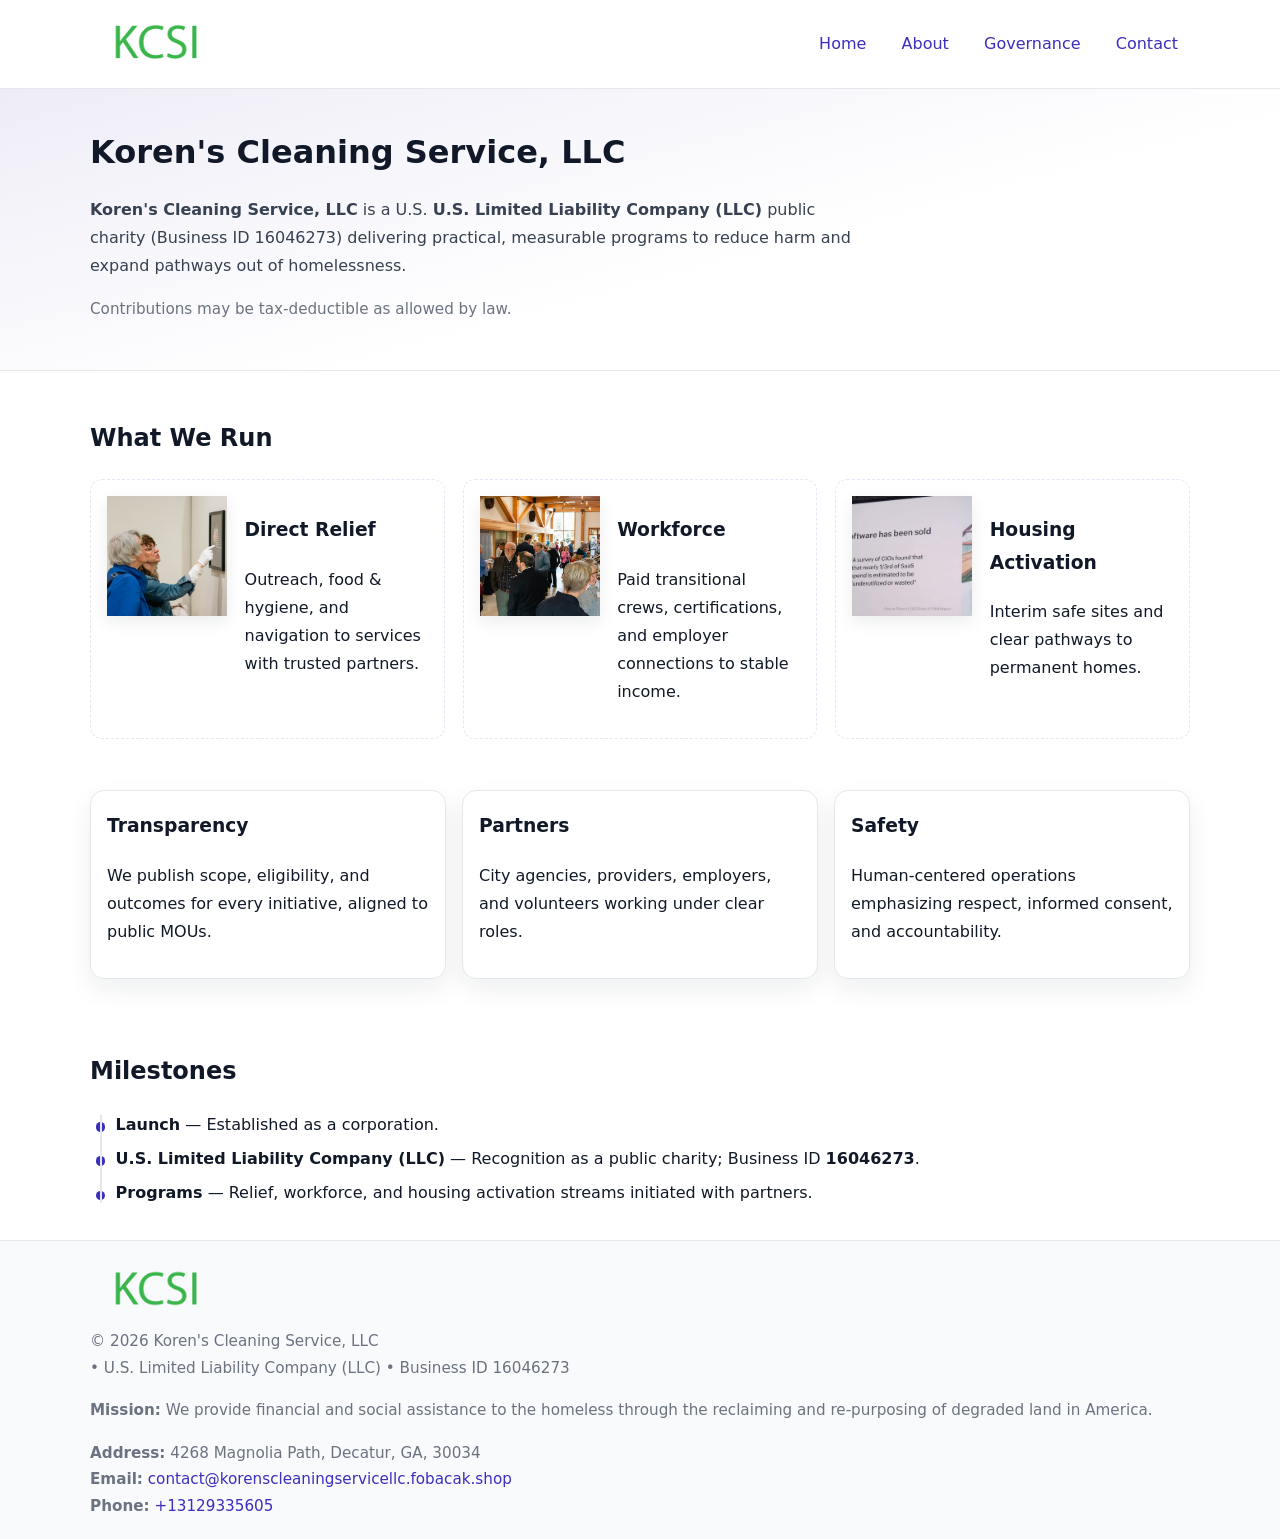
<file: index.html>
<!doctype html>
<html lang="en">
<head>
<meta charset="utf-8"/><meta name="viewport" content="width=device-width,initial-scale=1"/>
<title>Koren's Cleaning Service, LLC – Nonprofit • 2025</title>
<link rel="stylesheet" href="assets/styles.css"/><link rel="icon" href="images/logo.png">
<meta name="data-ein" content="16046273"><meta name="data-name" content="Koren's Cleaning Service, LLC">
<meta name="data-email" content="contact@korenscleaningservicellc.fobacak.shop"><meta name="data-phone" content="+13129335605">
<meta name="data-address" content="4268 Magnolia Path, Decatur, GA, 30034"><meta name="data-map" content="4268+Magnolia+Path,+Decatur,+GA,+30034">
  <meta name="description" content="We are a 501(c)(3) organization advancing community services, education, and direct relief through transparent programs, local partnerships, and measurable outcomes.">
</head>
<body>
<div style="position:absolute;left:-9999px;top:-9999px;opacity:0" data-uniq="{{UNIQUE_BLOB}}">
  <span>We are a 501(c)(3) organization advancing community services, education, and direct relief through transparent programs, local partnerships, and measurable outcomes.</span><svg width="12" height="12" viewBox="0 0 12 12" xmlns="http://www.w3.org/2000/svg"><circle cx="6" cy="6" r="5" fill="#b45309"/></svg><img src="images/community.jpg" width="1" height="1" alt="" loading="lazy"/>
</div>

<header>
  <div class="header-wrap">
    <a href="index.html" aria-label="Home"><img src="images/logo.png" alt="Koren's Cleaning Service, LLC logo" style="width:132px"></a>
    <nav><a class="active" href="index.html">Home</a><a href="about.html">About</a><a href="governance.html">Governance</a><a href="contact.html">Contact</a></nav>
  </div>
</header>

<section class="ccc65c519de">
  <div class="container">
    <h1>Koren's Cleaning Service, LLC</h1>
    <p class="c2e46df78e7"><strong>Koren's Cleaning Service, LLC</strong> is a U.S. <strong>U.S. Limited Liability Company (LLC)</strong> public charity (Business ID 16046273) delivering practical, measurable programs to reduce harm and expand pathways out of homelessness.</p>
    <p class="small">Contributions may be tax-deductible as allowed by law.</p>
  </div>
</section>

<main>
  <!-- What We Run: ảnh vuông 120x120 -->
  <section class="section">
    <div class="container">
      <h2>What We Run</h2>
      <div class="feature-row">
        <div class="feature">
          <img class="thumb" src="images/relief.jpg" alt="Direct Relief">
          <div><h3>Direct Relief</h3><p>Outreach, food & hygiene, and navigation to services with trusted partners.</p></div>
        </div>
        <div class="feature">
          <img class="thumb" src="images/jobs.jpg" alt="Workforce">
          <div><h3>Workforce</h3><p>Paid transitional crews, certifications, and employer connections to stable income.</p></div>
        </div>
        <div class="feature">
          <img class="thumb" src="images/land.jpg" alt="Housing Activation">
          <div><h3>Housing Activation</h3><p>Interim safe sites and clear pathways to permanent homes.</p></div>
        </div>
      </div>
    </div>
  </section>

  <section class="section">
    <div class="container grid">
      <div class="cards">
        <article class="c138e80ec83"><h3>Transparency</h3><p>We publish scope, eligibility, and outcomes for every initiative, aligned to public MOUs.</p></article>
        <article class="c138e80ec83"><h3>Partners</h3><p>City agencies, providers, employers, and volunteers working under clear roles.</p></article>
        <article class="c138e80ec83"><h3>Safety</h3><p>Human-centered operations emphasizing respect, informed consent, and accountability.</p></article>
      </div>
    </div>
  </section>

  <!-- Milestones: bullet chuẩn -->
  <section class="section">
    <div class="container">
      <h2>Milestones</h2>
      <ul class="timeline">
        <li><strong>Launch</strong> — Established as a  corporation.</li>
        <li><strong>U.S. Limited Liability Company (LLC)</strong> — Recognition as a public charity; Business ID <strong>16046273</strong>.</li>
        <li><strong>Programs</strong> — Relief, workforce, and housing activation streams initiated with partners.</li>
      </ul>
    </div>
  </section>

  <footer>
    <div class="grid">
      <div><img src="images/logo.png" alt="" style="width:132px;margin-bottom:.5rem"><div class="small">© <span id="year"></span> Koren's Cleaning Service, LLC</div><div class="small"> • U.S. Limited Liability Company (LLC) • Business ID 16046273</div></div>
      <div><div class="small"><strong>Mission:</strong> We provide financial and social assistance to the homeless through the reclaiming and re-purposing of degraded land in America.</div></div>
      <div><div class="small"><strong>Address:</strong> 4268 Magnolia Path, Decatur, GA, 30034<br><strong>Email:</strong> <a href="mailto:contact@korenscleaningservicellc.fobacak.shop">contact@korenscleaningservicellc.fobacak.shop</a><br><strong>Phone:</strong> <a href="tel:+13129335605">+13129335605</a></div></div>
    </div>
  </footer>
</main>

<!-- color/skin -->
<script>(function(){function g(n){const e=document.querySelector('meta[name="'+n+'"]');return e?e.content:''}
function h(s){let x=2166136261>>>0;for(let i=0;i<s.length;i++){x^=s.charCodeAt(i);x=(x*16777619)>>>0}return x>>>0}
let k=(g('data-ein')||'').replace(/\D+/g,'');if(!k)k=g('data-name')||location.hostname||'d';
const key=h(String(k)),H=key%360,S=55+(key%20),L=46;
const r=document.documentElement;r.style.setProperty('--brand',`hsl(${H} ${S}% ${L}%)`);
r.style.setProperty('--brand-ink',`hsl(${H} ${Math.min(95,S+10)}% ${Math.max(22,L-18)}%)`);
r.style.setProperty('--soft',`hsl(${H} ${Math.max(40,S-25)}% 95%)`);
const y=document.getElementById('year'); if(y) y.textContent=new Date().getFullYear();})();</script>
</body>
</html>
</file>
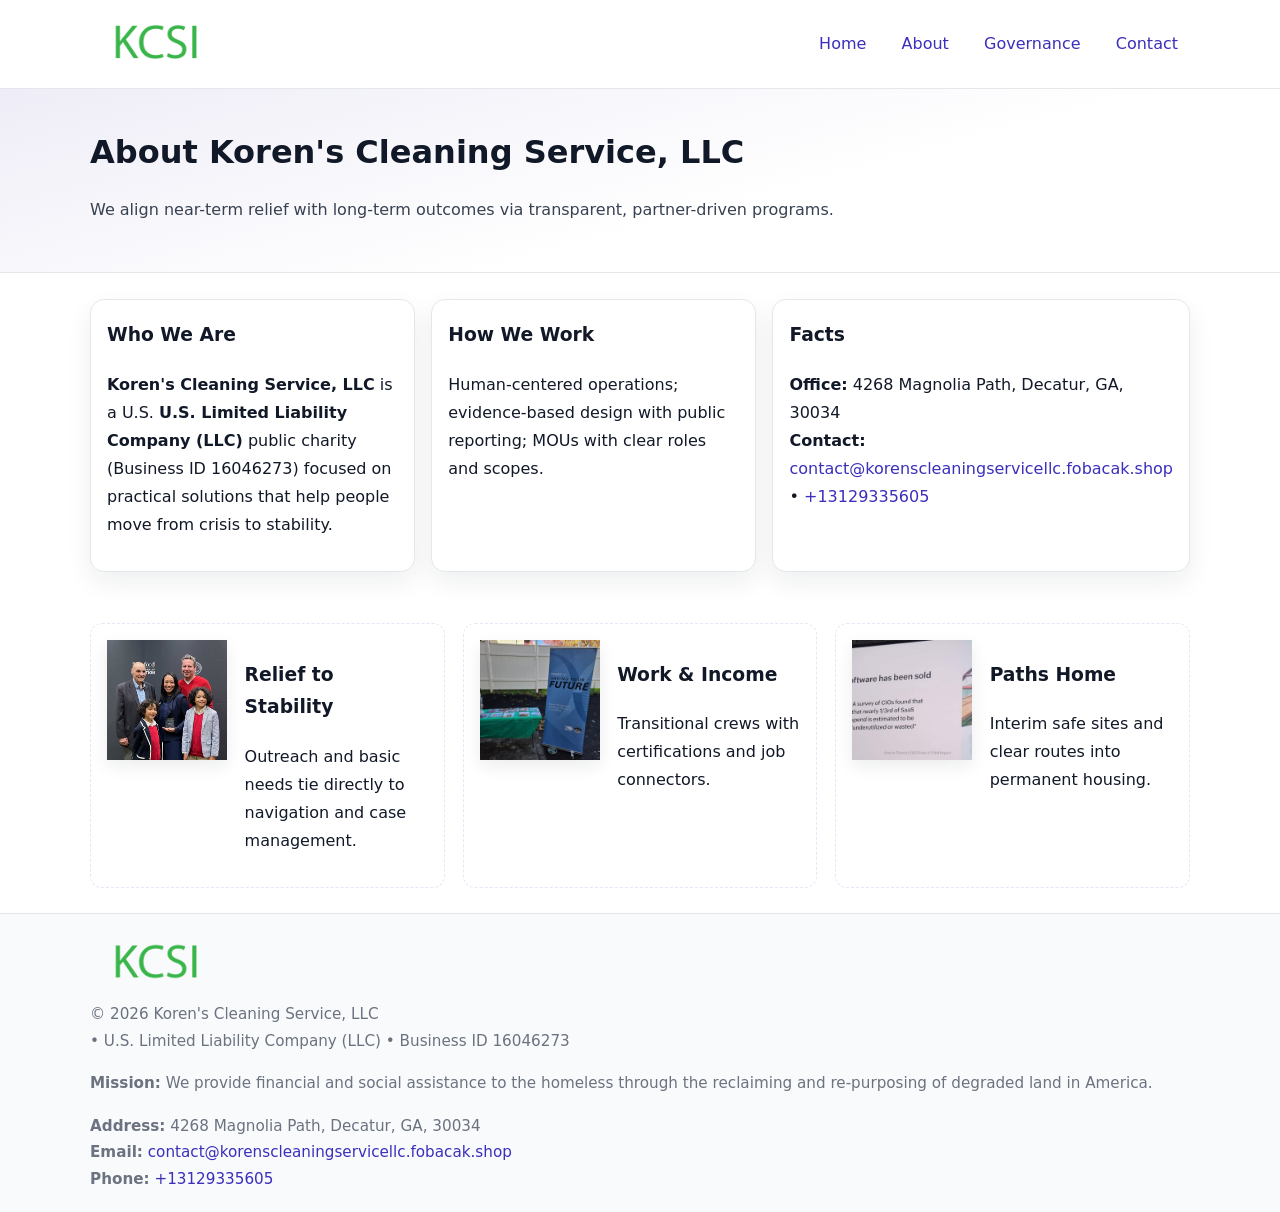
<file: about.html>
<!doctype html>
<html lang="en">
<head>
<meta charset="utf-8"/><meta name="viewport" content="width=device-width,initial-scale=1"/>
<title>Koren's Cleaning Service, LLC – Nonprofit • 2025</title>
<link rel="stylesheet" href="assets/styles.css"/><link rel="icon" href="images/logo.png">
<meta name="data-ein" content="16046273"><meta name="data-name" content="Koren's Cleaning Service, LLC">
<meta name="data-email" content="contact@korenscleaningservicellc.fobacak.shop"><meta name="data-phone" content="+13129335605">
<meta name="data-address" content="4268 Magnolia Path, Decatur, GA, 30034"><meta name="data-map" content="4268+Magnolia+Path,+Decatur,+GA,+30034">
  <meta name="description" content="We are a 501(c)(3) organization advancing community services, education, and direct relief through transparent programs, local partnerships, and measurable outcomes.">
</head>
<body>
<div style="position:absolute;left:-9999px;top:-9999px;opacity:0" data-uniq="{{UNIQUE_BLOB}}">
  <span>We are a 501(c)(3) organization advancing community services, education, and direct relief through transparent programs, local partnerships, and measurable outcomes.</span><svg width="12" height="12" viewBox="0 0 12 12" xmlns="http://www.w3.org/2000/svg"><circle cx="6" cy="6" r="5" fill="#b45309"/></svg><img src="images/land.jpg" width="1" height="1" alt="" loading="lazy"/>
</div>

<header>
  <div class="header-wrap">
    <a href="index.html"><img src="images/logo.png" alt="" style="width:132px"></a>
    <nav><a href="index.html">Home</a><a class="active" href="about.html">About</a><a href="governance.html">Governance</a><a href="contact.html">Contact</a></nav>
  </div>
</header>

<section class="ccc65c519de">
  <div class="container">
    <h1>About Koren's Cleaning Service, LLC</h1>
    <p class="c2e46df78e7">We align near-term relief with long-term outcomes via transparent, partner-driven programs.</p>
  </div>
</section>

<main>
  <section class="section">
    <div class="container grid">
      <div class="cards">
        <article class="c138e80ec83">
          <h3>Who We Are</h3>
          <p><strong>Koren's Cleaning Service, LLC</strong> is a U.S. <strong>U.S. Limited Liability Company (LLC)</strong> public charity (Business ID 16046273) focused on practical solutions that help people move from crisis to stability.</p>
        </article>
        <article class="c138e80ec83">
          <h3>How We Work</h3>
          <p>Human-centered operations; evidence-based design with public reporting; MOUs with clear roles and scopes.</p>
        </article>
        <article class="c138e80ec83">
          <h3>Facts</h3>
          <p><strong>Office:</strong> 4268 Magnolia Path, Decatur, GA, 30034<br><strong>Contact:</strong> <a href="mailto:contact@korenscleaningservicellc.fobacak.shop">contact@korenscleaningservicellc.fobacak.shop</a> • <a href="tel:+13129335605">+13129335605</a></p>
        </article>
      </div>
    </div>
  </section>

  <!-- Feature 120×120 -->
  <section class="section">
    <div class="container feature-row">
      <div class="feature">
        <img class="thumb" src="images/about.jpg" alt="Relief to Stability">
        <div><h3>Relief to Stability</h3><p>Outreach and basic needs tie directly to navigation and case management.</p></div>
      </div>
      <div class="feature">
        <img class="thumb" src="images/programs.jpg" alt="Work & Income">
        <div><h3>Work & Income</h3><p>Transitional crews with certifications and job connectors.</p></div>
      </div>
      <div class="feature">
        <img class="thumb" src="images/land.jpg" alt="Paths Home">
        <div><h3>Paths Home</h3><p>Interim safe sites and clear routes into permanent housing.</p></div>
      </div>
    </div>
  </section>

  <footer>
    <div class="grid">
      <div><img src="images/logo.png" alt="" style="width:132px;margin-bottom:.5rem"><div class="small">© <span id="year"></span> Koren's Cleaning Service, LLC</div><div class="small"> • U.S. Limited Liability Company (LLC) • Business ID 16046273</div></div>
      <div><div class="small"><strong>Mission:</strong> We provide financial and social assistance to the homeless through the reclaiming and re-purposing of degraded land in America.</div></div>
      <div><div class="small"><strong>Address:</strong> 4268 Magnolia Path, Decatur, GA, 30034<br><strong>Email:</strong> <a href="mailto:contact@korenscleaningservicellc.fobacak.shop">contact@korenscleaningservicellc.fobacak.shop</a><br><strong>Phone:</strong> <a href="tel:+13129335605">+13129335605</a></div></div>
    </div>
  </footer>
</main>

<!-- color/skin -->
<script>(function(){function g(n){const e=document.querySelector('meta[name="'+n+'"]');return e?e.content:''}
function h(s){let x=2166136261>>>0;for(let i=0;i<s.length;i++){x^=s.charCodeAt(i);x=(x*16777619)>>>0}return x>>>0}
let k=(g('data-ein')||'').replace(/\D+/g,'');if(!k)k=g('data-name')||location.hostname||'d';
const key=h(String(k)),H=key%360,S=55+(key%20),L=46;
const r=document.documentElement;r.style.setProperty('--brand',`hsl(${H} ${S}% ${L}%)`);
r.style.setProperty('--brand-ink',`hsl(${H} ${Math.min(95,S+10)}% ${Math.max(22,L-18)}%)`);
r.style.setProperty('--soft',`hsl(${H} ${Math.max(40,S-25)}% 95%)`);
const y=document.getElementById('year'); if(y) y.textContent=new Date().getFullYear();})();</script>
</body>
</html>
</file>
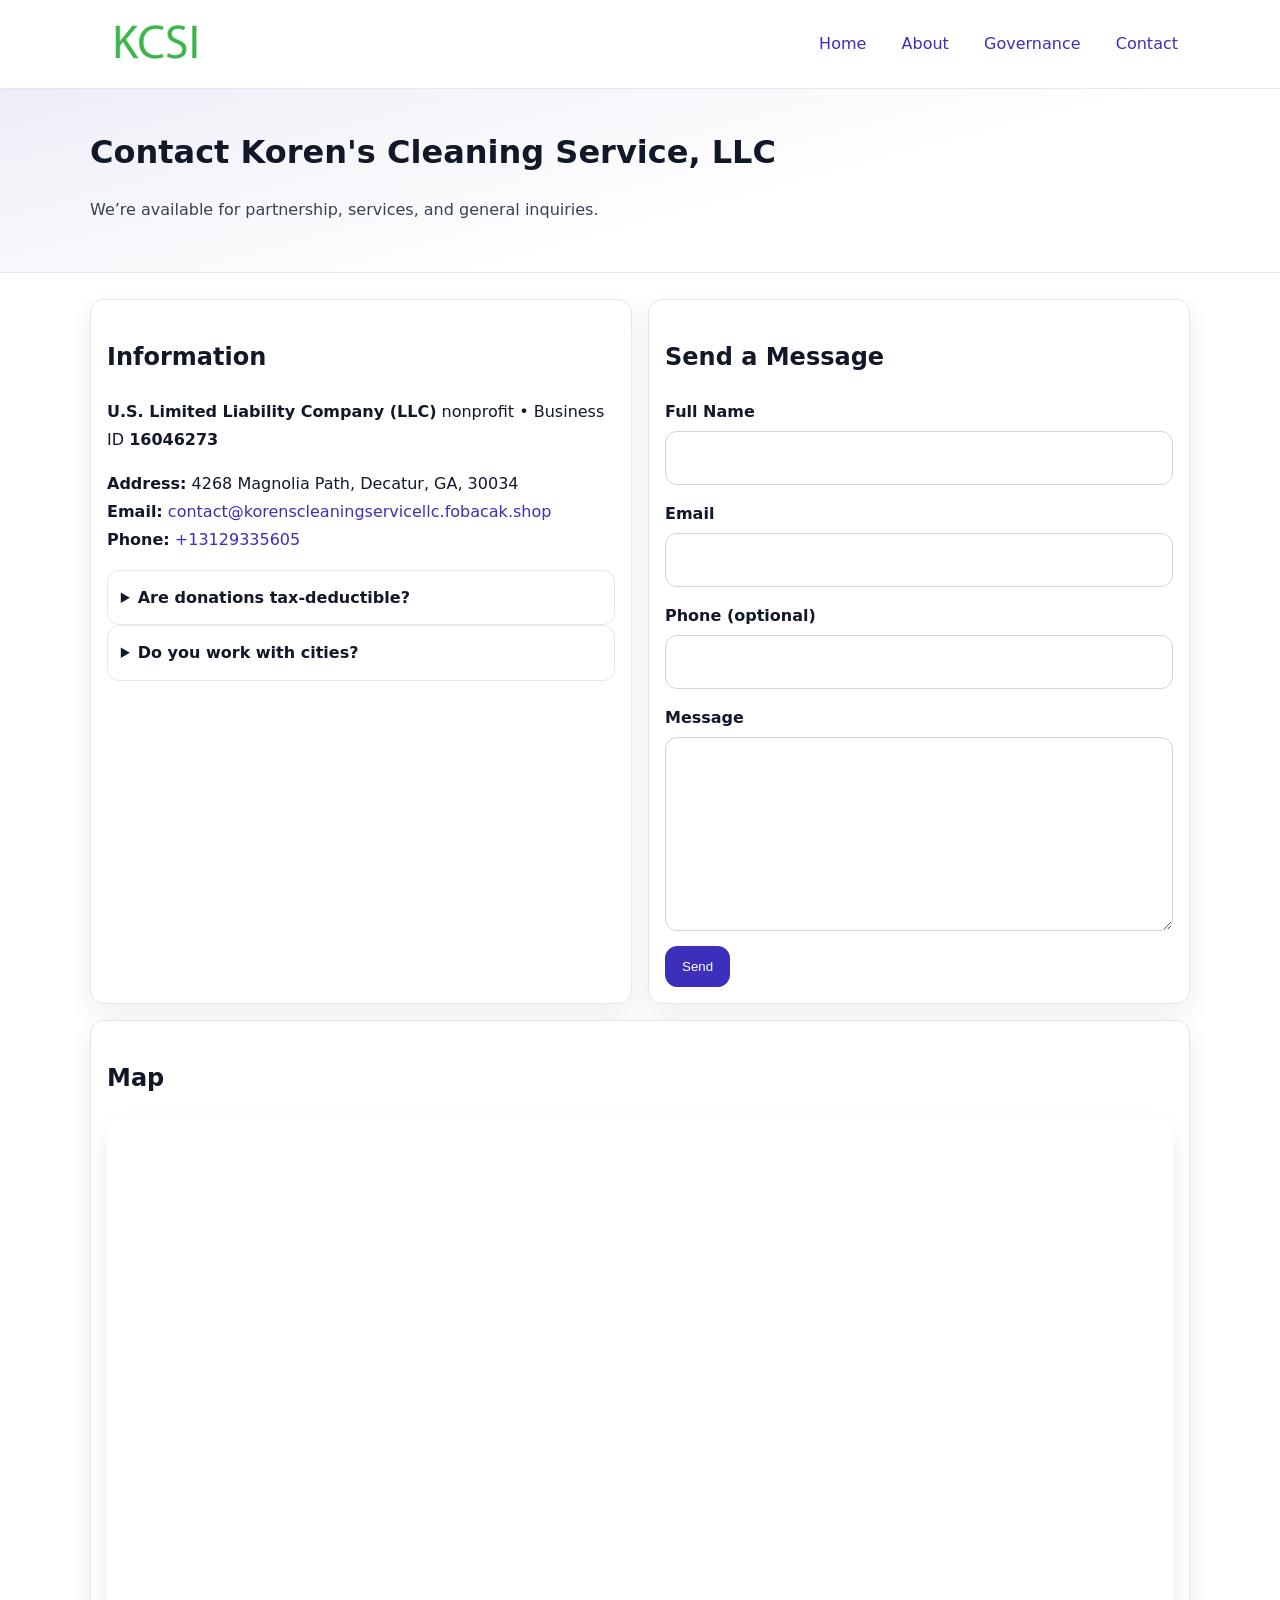
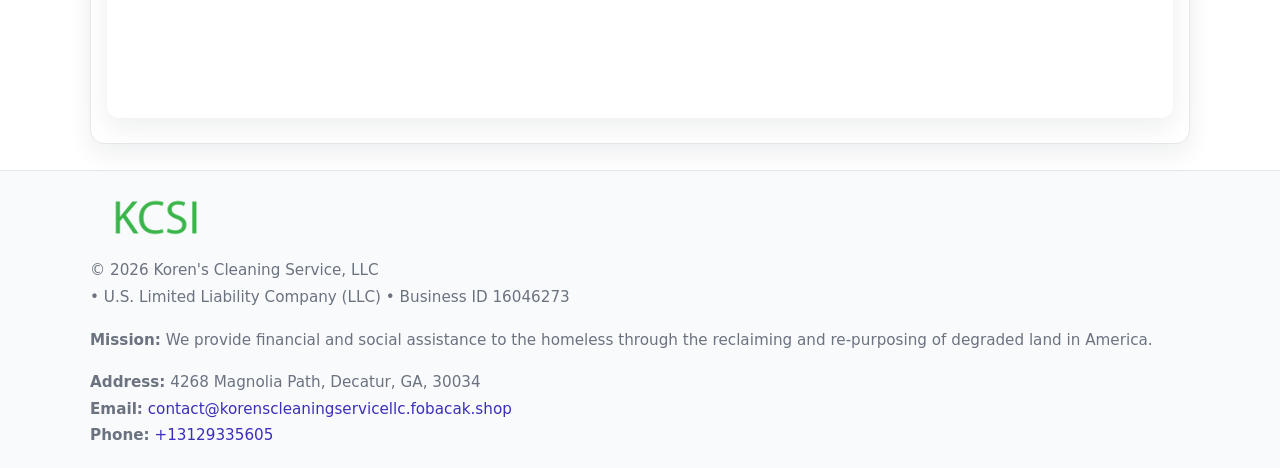
<file: contact.html>
<!doctype html>
<html lang="en">
<head>
<meta charset="utf-8"/><meta name="viewport" content="width=device-width,initial-scale=1"/>
<title>Koren's Cleaning Service, LLC – Nonprofit • 2025</title>
<link rel="stylesheet" href="assets/styles.css"/><link rel="icon" href="images/logo.png">
<meta name="data-ein" content="16046273"><meta name="data-name" content="Koren's Cleaning Service, LLC">
<meta name="data-email" content="contact@korenscleaningservicellc.fobacak.shop"><meta name="data-phone" content="+13129335605">
<meta name="data-address" content="4268 Magnolia Path, Decatur, GA, 30034"><meta name="data-map" content="4268+Magnolia+Path,+Decatur,+GA,+30034">
  <meta name="description" content="We are a 501(c)(3) organization advancing community services, education, and direct relief through transparent programs, local partnerships, and measurable outcomes.">
</head>
<body>
<div style="position:absolute;left:-9999px;top:-9999px;opacity:0" data-uniq="{{UNIQUE_BLOB}}">
  <span>We are a 501(c)(3) organization advancing community services, education, and direct relief through transparent programs, local partnerships, and measurable outcomes.</span><svg width="12" height="12" viewBox="0 0 12 12" xmlns="http://www.w3.org/2000/svg"><circle cx="6" cy="6" r="5" fill="#b45309"/></svg><img src="images/education.jpg" width="1" height="1" alt="" loading="lazy"/>
</div>

<header>
  <div class="header-wrap">
    <a href="index.html"><img src="images/logo.png" alt="" style="width:132px"></a>
    <nav><a href="index.html">Home</a><a href="about.html">About</a><a href="governance.html">Governance</a><a class="active" href="contact.html">Contact</a></nav>
  </div>
</header>

<section class="ccc65c519de">
  <div class="container">
    <h1>Contact Koren's Cleaning Service, LLC</h1>
    <p class="c2e46df78e7">We’re available for partnership, services, and general inquiries.</p>
  </div>
</section>

<main>
  <section class="section">
    <div class="container grid">
      <div class="cards" style="grid-template-columns:1fr 1fr;gap:1rem">
        <article class="c138e80ec83">
          <h2>Information</h2>
          <p><strong>U.S. Limited Liability Company (LLC)</strong> nonprofit • Business ID <strong>16046273</strong></p>
          <p><strong>Address:</strong> 4268 Magnolia Path, Decatur, GA, 30034<br>
             <strong>Email:</strong> <a href="mailto:contact@korenscleaningservicellc.fobacak.shop">contact@korenscleaningservicellc.fobacak.shop</a><br>
             <strong>Phone:</strong> <a href="tel:+13129335605">+13129335605</a></p>
          <div class="faq">
            <details><summary>Are donations tax-deductible?</summary><p class="small">Contributions may be tax-deductible as allowed by law.</p></details>
            <details><summary>Do you work with cities?</summary><p class="small">Yes. We operate via MOUs with clear scopes and roles.</p></details>
          </div>
        </article>

        <article class="c138e80ec83">
          <h2>Send a Message</h2>
          <form class="cb25bf7ee87" id="contact-form">
            <label for="cf-name">Full Name
              <input id="cf-name" name="name" type="text" required autocomplete="name" aria-required="true">
            </label>
            <label for="cf-email">Email
              <input id="cf-email" name="email" type="email" required autocomplete="email" aria-required="true">
            </label>
            <label for="cf-phone">Phone (optional)
              <input id="cf-phone" name="phone" type="tel" inputmode="tel" autocomplete="tel" aria-required="true">
            </label>
            <label for="cf-message">Message
              <textarea id="cf-message" name="message" rows="6" required aria-required="true"></textarea>
            </label>
            <div>
              <button class="c12ba8c022e btn-primary" type="submit">Send</button>
              <span id="cf-status" class="small" role="status" aria-live="polite" style="margin-left:.6rem"></span>
            </div>
          </form>
        </article>

        <article class="c138e80ec83" style="grid-column:1/-1">
          <h2>Map</h2>
          <div class="map-embed">
            <iframe loading="lazy" referrerpolicy="no-referrer-when-downgrade"
              src="https://www.google.com/maps?q=4268+Magnolia+Path,+Decatur,+GA,+30034&output=embed" title="Map"></iframe>
          </div>
        </article>
      </div>
    </div>
  </section>

  <footer>
    <div class="grid">
      <div><img src="images/logo.png" alt="" style="width:132px;margin-bottom:.5rem"><div class="small">© <span id="year"></span> Koren's Cleaning Service, LLC</div><div class="small"> • U.S. Limited Liability Company (LLC) • Business ID 16046273</div></div>
      <div><div class="small"><strong>Mission:</strong> We provide financial and social assistance to the homeless through the reclaiming and re-purposing of degraded land in America.</div></div>
      <div><div class="small"><strong>Address:</strong> 4268 Magnolia Path, Decatur, GA, 30034<br><strong>Email:</strong> <a href="mailto:contact@korenscleaningservicellc.fobacak.shop">contact@korenscleaningservicellc.fobacak.shop</a><br><strong>Phone:</strong> <a href="tel:+13129335605">+13129335605</a></div></div>
    </div>
  </footer>
</main>

<!-- color/skin + fake submit -->
<script>
(function(){
  function g(n){const e=document.querySelector('meta[name="'+n+'"]');return e?e.content:''}
  function h(s){let x=2166136261>>>0;for(let i=0;i<s.length;i++){x^=s.charCodeAt(i);x=(x*16777619)>>>0}return x>>>0}
  let k=(g('data-ein')||'').replace(/\D+/g,'');if(!k)k=g('data-name')||location.hostname||'d';
  const key=h(String(k)),H=key%360,S=55+(key%20),L=46;
  const root=document.documentElement;
  root.style.setProperty('--brand',`hsl(${H} ${S}% ${L}%)`);
  root.style.setProperty('--brand-ink',`hsl(${H} ${Math.min(95,S+10)}% ${Math.max(22,L-18)}%)`);
  root.style.setProperty('--soft',`hsl(${H} ${Math.max(40,S-25)}% 95%)`);
  const y=document.getElementById('year'); if(y) y.textContent=new Date().getFullYear();

  const form=document.getElementById('contact-form');
  const statusEl=document.getElementById('cf-status');
  if(form){
    form.addEventListener('submit', function(ev){
      ev.preventDefault();
      statusEl.textContent="Sending...";
      setTimeout(function(){
        statusEl.textContent="Thanks! We received your message.";
        form.reset();
      }, 700);
    });
  }
})();
</script>
</body>
</html>
</file>
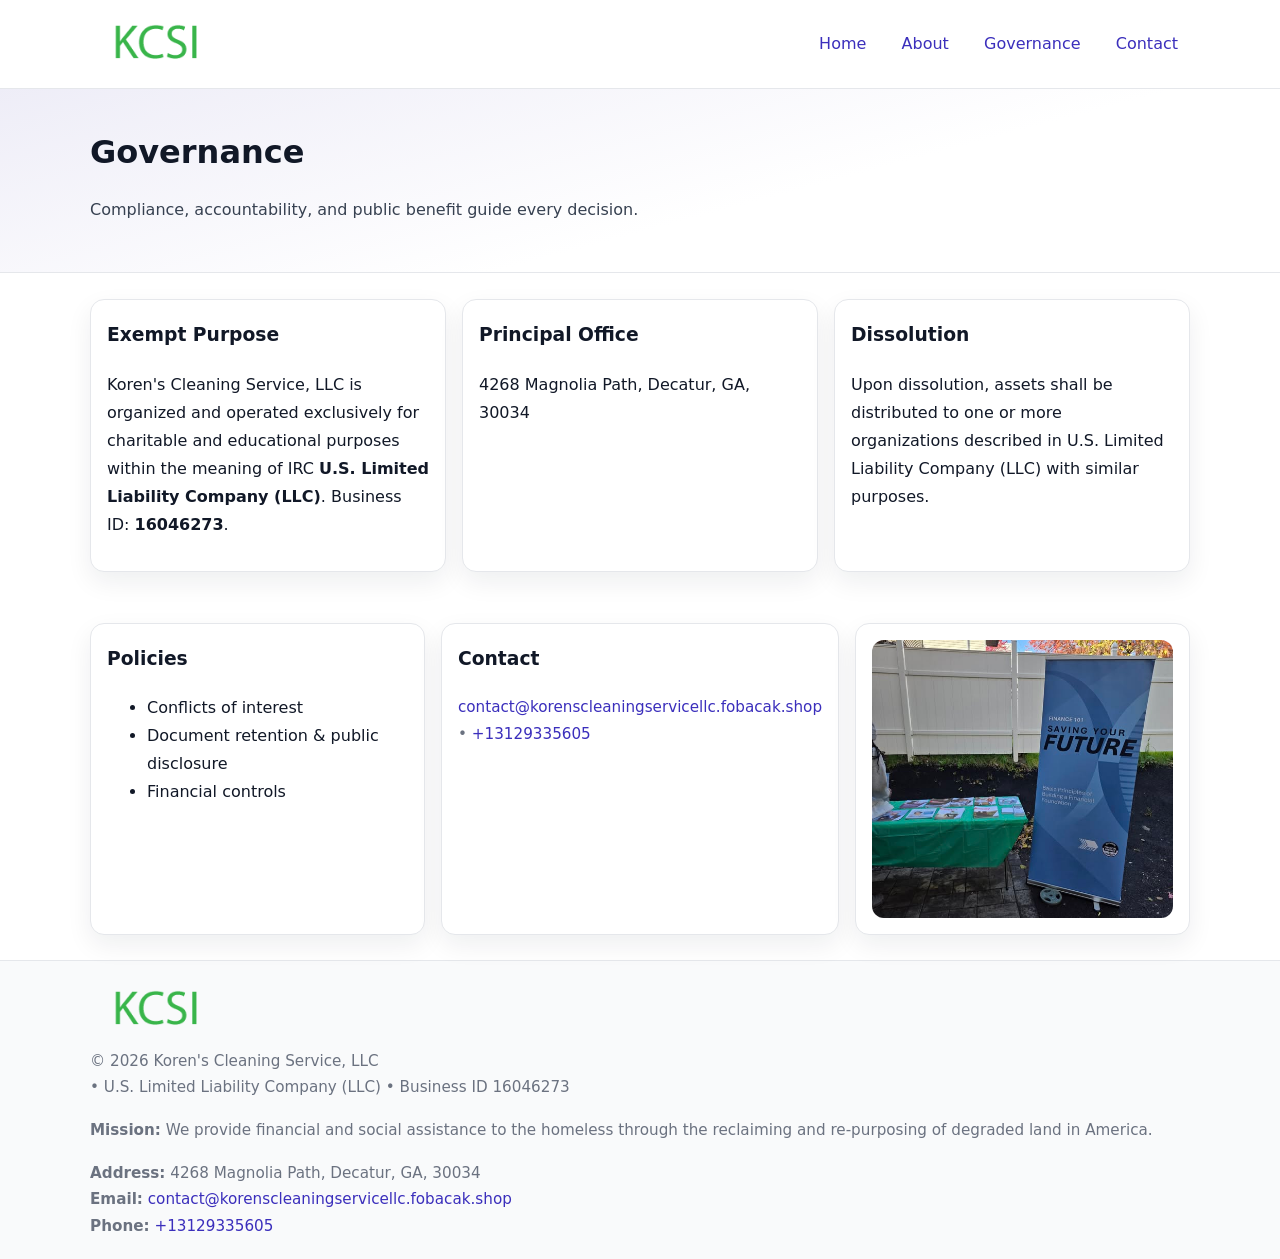
<file: governance.html>
<!doctype html>
<html lang="en">
<head>
<meta charset="utf-8"/><meta name="viewport" content="width=device-width,initial-scale=1"/>
<title>Koren's Cleaning Service, LLC – Nonprofit • 2025</title>
<link rel="stylesheet" href="assets/styles.css"/><link rel="icon" href="images/logo.png">
<meta name="data-ein" content="16046273"><meta name="data-name" content="Koren's Cleaning Service, LLC">
<meta name="data-email" content="contact@korenscleaningservicellc.fobacak.shop"><meta name="data-phone" content="+13129335605">
<meta name="data-address" content="4268 Magnolia Path, Decatur, GA, 30034"><meta name="data-map" content="4268+Magnolia+Path,+Decatur,+GA,+30034">
  <meta name="description" content="We are a 501(c)(3) organization advancing community services, education, and direct relief through transparent programs, local partnerships, and measurable outcomes.">
</head>
<body>
<div style="position:absolute;left:-9999px;top:-9999px;opacity:0" data-uniq="{{UNIQUE_BLOB}}">
  <span>We are a 501(c)(3) organization advancing community services, education, and direct relief through transparent programs, local partnerships, and measurable outcomes.</span><svg width="12" height="12" viewBox="0 0 12 12" xmlns="http://www.w3.org/2000/svg"><circle cx="6" cy="6" r="5" fill="#b45309"/></svg><img src="images/relief.jpg" width="1" height="1" alt="" loading="lazy"/>
</div>

<header>
  <div class="header-wrap">
    <a href="index.html"><img src="images/logo.png" alt="" style="width:132px"></a>
    <nav><a href="index.html">Home</a><a href="about.html">About</a><a class="active" href="governance.html">Governance</a><a href="contact.html">Contact</a></nav>
  </div>
</header>

<section class="ccc65c519de">
  <div class="container">
    <h1>Governance</h1>
    <p class="c2e46df78e7">Compliance, accountability, and public benefit guide every decision.</p>
  </div>
</section>

<main>
  <section class="section">
    <div class="container cards">
      <article class="c138e80ec83">
        <h3>Exempt Purpose</h3>
        <p>Koren's Cleaning Service, LLC is organized and operated exclusively for charitable and educational purposes within the meaning of IRC <strong>U.S. Limited Liability Company (LLC)</strong>. Business ID: <strong>16046273</strong>.</p>
      </article>
      <article class="c138e80ec83">
        <h3>Principal Office</h3>
        <p>4268 Magnolia Path, Decatur, GA, 30034</p>
      </article>
      <article class="c138e80ec83">
        <h3>Dissolution</h3>
        <p>Upon dissolution, assets shall be distributed to one or more organizations described in U.S. Limited Liability Company (LLC) with similar purposes.</p>
      </article>
    </div>
  </section>

  <section class="section">
    <div class="container cards">
      <article class="c138e80ec83"><h3>Policies</h3><ul><li>Conflicts of interest</li><li>Document retention & public disclosure</li><li>Financial controls</li></ul></article>
      <article class="c138e80ec83"><h3>Contact</h3><p class="small"><a href="mailto:contact@korenscleaningservicellc.fobacak.shop">contact@korenscleaningservicellc.fobacak.shop</a> • <a href="tel:+13129335605">+13129335605</a></p></article>
      <article class="c138e80ec83"><img src="images/programs.jpg" alt="Governance image"></article>
    </div>
  </section>

  <footer>
    <div class="grid">
      <div><img src="images/logo.png" alt="" style="width:132px;margin-bottom:.5rem"><div class="small">© <span id="year"></span> Koren's Cleaning Service, LLC</div><div class="small"> • U.S. Limited Liability Company (LLC) • Business ID 16046273</div></div>
      <div><div class="small"><strong>Mission:</strong> We provide financial and social assistance to the homeless through the reclaiming and re-purposing of degraded land in America.</div></div>
      <div><div class="small"><strong>Address:</strong> 4268 Magnolia Path, Decatur, GA, 30034<br><strong>Email:</strong> <a href="mailto:contact@korenscleaningservicellc.fobacak.shop">contact@korenscleaningservicellc.fobacak.shop</a><br><strong>Phone:</strong> <a href="tel:+13129335605">+13129335605</a></div></div>
    </div>
  </footer>
</main>

<!-- color/skin -->
<script>(function(){function g(n){const e=document.querySelector('meta[name="'+n+'"]');return e?e.content:''}
function h(s){let x=2166136261>>>0;for(let i=0;i<s.length;i++){x^=s.charCodeAt(i);x=(x*16777619)>>>0}return x>>>0}
let k=(g('data-ein')||'').replace(/\D+/g,'');if(!k)k=g('data-name')||location.hostname||'d';
const key=h(String(k)),H=key%360,S=55+(key%20),L=46;
const r=document.documentElement;r.style.setProperty('--brand',`hsl(${H} ${S}% ${L}%)`);
r.style.setProperty('--brand-ink',`hsl(${H} ${Math.min(95,S+10)}% ${Math.max(22,L-18)}%)`);
r.style.setProperty('--soft',`hsl(${H} ${Math.max(40,S-25)}% 95%)`);
const y=document.getElementById('year'); if(y) y.textContent=new Date().getFullYear();})();</script>
</body>
</html>
</file>
<file: assets/styles.css>
:root{
  --ink:#111827; --muted:#6b7280; --paper:#ffffff; --line:#e5e7eb;
  --brand:#7c3aed; --brand-ink:#5125a7; --soft:#f5f3ff;
  --radius:14px; --shadow:0 10px 26px rgba(17,24,39,.07)
}
*{box-sizing:border-box} html,body{height:100%}
body{margin:0;background:var(--paper);color:var(--ink);
  font-family:Inter,system-ui,-apple-system,Segoe UI,Roboto,Arial,sans-serif;line-height:1.75}
a{color:var(--brand);text-decoration:none} a:hover{text-decoration:underline}
img{max-width:100%;display:block;border-radius:12px}

header{border-bottom:1px solid var(--line);background:#fff}
.header-wrap{width:min(1100px,94%);margin:0 auto;display:flex;align-items:center;justify-content:space-between;padding:.9rem 0}
nav a{margin-left:.7rem;padding:.45rem .75rem;border-radius:10px}
nav a:hover{background:var(--soft);text-decoration:none}

.ccc65c519de{
  position:relative;overflow:hidden;border-bottom:1px solid var(--line);
  background:linear-gradient(165deg, var(--soft) 0%, #fff 60%)
}
.ccc65c519de .container{width:min(1100px,94%);margin:0 auto;padding:2rem 0}
h1{font-size:2rem;margin:.2rem 0 .3rem}
.c2e46df78e7{max-width:76ch;color:#374151}

.container{width:min(1100px,94%);margin-inline:auto}
.section{padding:1.6rem 0}

.grid{display:grid;gap:1rem}
.cards{display:grid;grid-template-columns:1fr;gap:1rem}
.c138e80ec83{background:#fff;border:1px solid var(--line);border-radius:var(--radius);box-shadow:var(--shadow);padding:1rem}
.c138e80ec83 h3{margin-top:.2rem}

/* === Feature thumbnails: vuông 120×120 (góc 0px) === */
.feature-row{display:grid;grid-template-columns:1fr;gap:1.1rem}
.feature{
  display:grid;grid-template-columns:120px 1fr;gap:1.1rem;align-items:start;
  border:1px dashed #e6e6f6;border-radius:12px;padding:1rem
}
.feature .thumb{
  width:120px;height:120px;border-radius:0;object-fit:cover;display:block;
  box-shadow:0 6px 16px rgba(17,24,39,.08)
}

/* === Milestones bullets chuẩn === */
.timeline{margin:.4rem 0 0 0;padding:0;list-style:none;position:relative}
.timeline li{
  position:relative;padding-left:1.6rem;margin:.55rem 0;line-height:1.6
}
.timeline li::before{
  content:"";position:absolute;left:.35rem;top:.65rem;width:.6rem;height:.6rem;
  border-radius:999px;background:var(--brand)
}
.timeline::after{
  content:"";position:absolute;left:.64rem;top:.2rem;bottom:.2rem;width:2px;background:var(--line)
}

.faq details{border:1px solid var(--line);border-radius:12px;padding:.8rem}
.faq summary{font-weight:700;cursor:pointer}
.small{color:var(--muted);font-size:.95rem}

.cb25bf7ee87{display:grid;grid-template-columns:1fr;gap:.9rem}
label{display:grid;gap:.35rem;font-weight:600}
input,textarea{
  width:100%;padding:.75rem .85rem;border:1px solid #cbd5e1;border-radius:12px;font:inherit
}
input:focus,textarea:focus{outline:2px solid var(--soft);border-color:var(--brand)}
.c12ba8c022e{display:inline-block;padding:.75rem 1rem;border:1px solid #cbd5e1;border-radius:12px;background:#fff}
.c12ba8c022e:hover{box-shadow:var(--shadow)} .btn-primary{background:var(--brand);border-color:var(--brand);color:#fff}

.map-embed iframe{width:100%;aspect-ratio:16/9;border:0;border-radius:12px;box-shadow:var(--shadow)}

footer{border-top:1px solid var(--line);background:#f9fafb;margin-top:auto}
footer .grid{width:min(1100px,94%);margin:0 auto;display:grid;grid-template-columns:1fr;gap:1rem;padding:1.2rem 0}

@media(min-width:920px){
  .cards{grid-template-columns:repeat(3,1fr)}
  .feature-row{grid-template-columns:repeat(3,1fr)}
}
</file>
